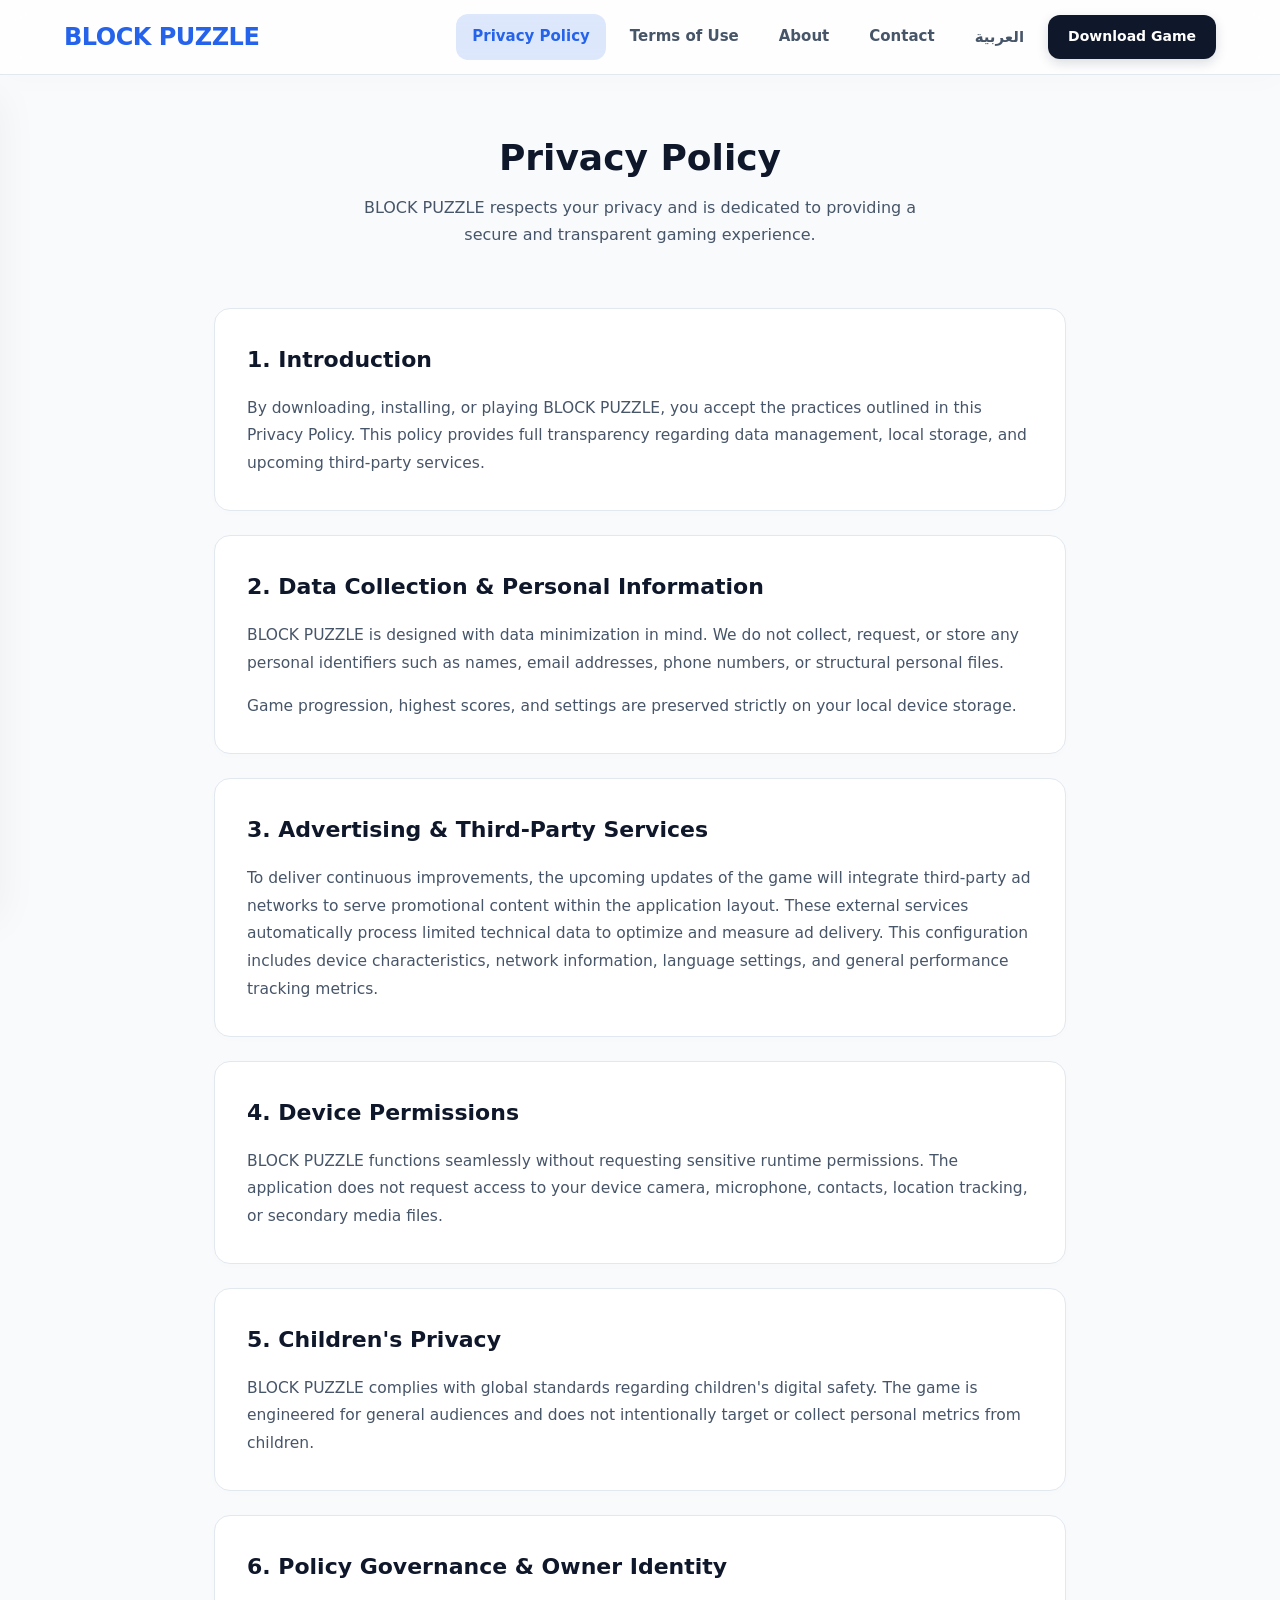
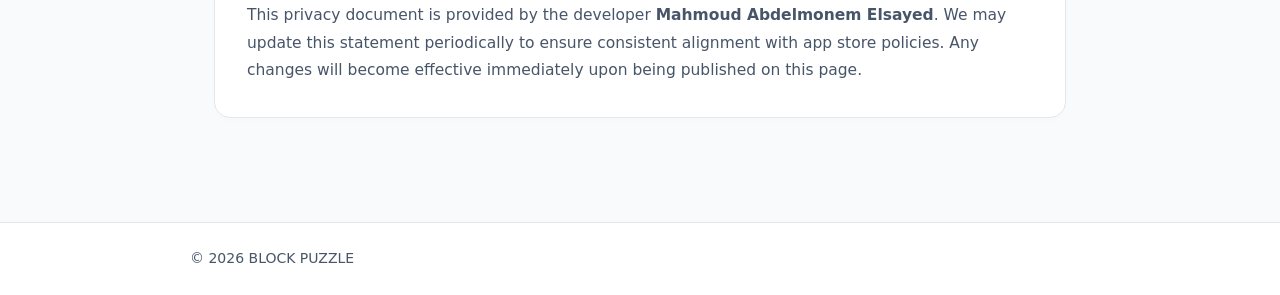
<file: index.html>
<!DOCTYPE html>
<html lang="en">

<head>
    <meta charset="UTF-8">
    <meta name="viewport" content="width=device-width, initial-scale=1.0">
    <title>Privacy Policy | BLOCK PUZZLE</title>
    <meta name="description" content="Official Privacy Policy for BLOCK PUZZLE. Learn how we protect your privacy and handle data.">
    <meta name="keywords" content="BLOCK PUZZLE, Privacy Policy, game privacy">
    <meta name="author" content="Mahmoud Abdelmonem Elsayed">
    <link rel="icon" type="image/png" href="assets/images/favicon.png">
    <link rel="stylesheet" href="assets/css/variables.css">
    <link rel="stylesheet" href="assets/css/base.css">
    <link rel="stylesheet" href="assets/css/layout.css">
    <link rel="stylesheet" href="assets/css/components.css">
    <link rel="stylesheet" href="assets/css/responsive.css">
    <link rel="stylesheet" href="assets/css/animations.css">
</head>

<body>

    <header class="header"></header>

    <section class="hero">
        <div class="hero-content">
            <div class="lang-en">
                <h1>Privacy Policy</h1>
                <p>BLOCK PUZZLE respects your privacy and is dedicated to providing a secure and transparent gaming experience.</p>
            </div>
            <div class="lang-ar" style="display: none;">
                <h1>سياسة الخصوصية</h1>
                <p>تحترم BLOCK PUZZLE خصوصيتك وتلتزم بتوفير تجربة لعب آمنة وشفافة لجميع المستخدمين.</p>
            </div>
        </div>
    </section>

    <main class="container">

        <section class="section">
            <div class="lang-en">
                <h2>1. Introduction</h2>
                <p>By downloading, installing, or playing BLOCK PUZZLE, you accept the practices outlined in this Privacy Policy. This policy provides full transparency regarding data management, local storage, and upcoming third-party services.</p>
            </div>
            <div class="lang-ar" style="display: none;">
                <h2>1. المقدمة</h2>
                <p>من خلال تنزيل لعبة BLOCK PUZZLE أو تثبيتها أو استخدامها، فإنك توافق على الممارسات الموضحة في سياسة الخصوصية هذه. توفر هذه السياسة شفافية كاملة بشأن إدارة البيانات، التخزين المحلي، والخدمات الخارجية القادمة.</p>
            </div>
        </section>

        <section class="section">
            <div class="lang-en">
                <h2>2. Data Collection & Personal Information</h2>
                <p>BLOCK PUZZLE is designed with data minimization in mind. We do not collect, request, or store any personal identifiers such as names, email addresses, phone numbers, or structural personal files.</p>
                <p>Game progression, highest scores, and settings are preserved strictly on your local device storage.</p>
            </div>
            <div class="lang-ar" style="display: none;">
                <h2>2. جمع البيانات والمعلومات الشخصية</h2>
                <p>تم تصميم BLOCK PUZZLE مع مراعاة تقليل البيانات إلى الحد الأدنى. نحن لا نجمع أو نطلب أو نخزن أي معرفات شخصية مثل الأسماء أو عناوين البريد الإلكتروني أو أرقام الهواتف أو الملفات الشخصية.</p>
                <p>يتم حفظ تقدم اللعبة وأعلى النتائج والإعدادات بدقة على وحدة التخزين المحلية لجهازك فقط.</p>
            </div>
        </section>

        <section class="section">
            <div class="lang-en">
                <h2>3. Advertising & Third-Party Services</h2>
                <p>To deliver continuous improvements, the upcoming updates of the game will integrate third-party ad networks to serve promotional content within the application layout. These external services automatically process limited technical data to optimize and measure ad delivery. This configuration includes device characteristics, network information, language settings, and general performance tracking metrics.</p>
            </div>
            <div class="lang-ar" style="display: none;">
                <h2>3. الإعلانات وخدمات الجهات الخارجية</h2>
                <p>لتقديم تحسينات مستمرة، ستتضمن التحديثات القادمة للعبة شبكات إعلانية تابعة لجهات خارجية لعرض محتوى ترويجي داخل واجهة التطبيق. تعالج هذه الخدمات الخارجية تلقائياً بيانات تقنية محدودة لتحسين وقياس تقديم الإعلانات. يشمل هذا الإجراء خصائص الجهاز، معلومات الشبكة، إعدادات اللغة، ومقاييس تتبع الأداء العامة.</p>
            </div>
        </section>

        <section class="section">
            <div class="lang-en">
                <h2>4. Device Permissions</h2>
                <p>BLOCK PUZZLE functions seamlessly without requesting sensitive runtime permissions. The application does not request access to your device camera, microphone, contacts, location tracking, or secondary media files.</p>
            </div>
            <div class="lang-ar" style="display: none;">
                <h2>4. أذونات الجهاز</h2>
                <p>تعمل لعبة BLOCK PUZZLE بسلاسة دون طلب أذونات تشغيل حساسة. لا يطلب التطبيق الوصول إلى كاميرا جهازك، الميكروفون، جهات الاتصال، تتبع الموقع، أو ملفات الوسائط الثانوية.</p>
            </div>
        </section>

        <section class="section">
            <div class="lang-en">
                <h2>5. Children's Privacy</h2>
                <p>BLOCK PUZZLE complies with global standards regarding children's digital safety. The game is engineered for general audiences and does not intentionally target or collect personal metrics from children.</p>
            </div>
            <div class="lang-ar" style="display: none;">
                <h2>5. خصوصية الأطفال</h2>
                <p>تلتزم BLOCK PUZZLE بالمعايير العالمية المتعلقة بالسلامة الرقمية للأطفال. تم تطوير اللعبة للجمهور العام ولا تستهدف عمداً أو تجمع مقاييس شخصية من الأطفال.</p>
            </div>
        </section>

        <section class="section">
            <div class="lang-en">
                <h2>6. Policy Governance & Owner Identity</h2>
                <p>This privacy document is provided by the developer <strong>Mahmoud Abdelmonem Elsayed</strong>. We may update this statement periodically to ensure consistent alignment with app store policies. Any changes will become effective immediately upon being published on this page.</p>
            </div>
            <div class="lang-ar" style="display: none;">
                <h2>6. إدارة السياسة وهوية المالك</h2>
                <p>تم إعداد وثيقة الخصوصية هذه بواسطة المطور <strong>محمود عبد المنعم السيد</strong>. قد نقوم بتحديث هذا البيان من وقت لآخر لضمان التوافق المستمر مع سياسات متجر التطبيقات، وتصبح التعديلات سارية فور نشرها على هذه الصفحة.</p>
            </div>
        </section>

    </main>

    <footer class="footer"></footer>

    <script src="assets/js/header.js"></script>
    <script src="assets/js/footer.js"></script>
    <script src="assets/js/main.js"></script>
</body>

</html>
</file>
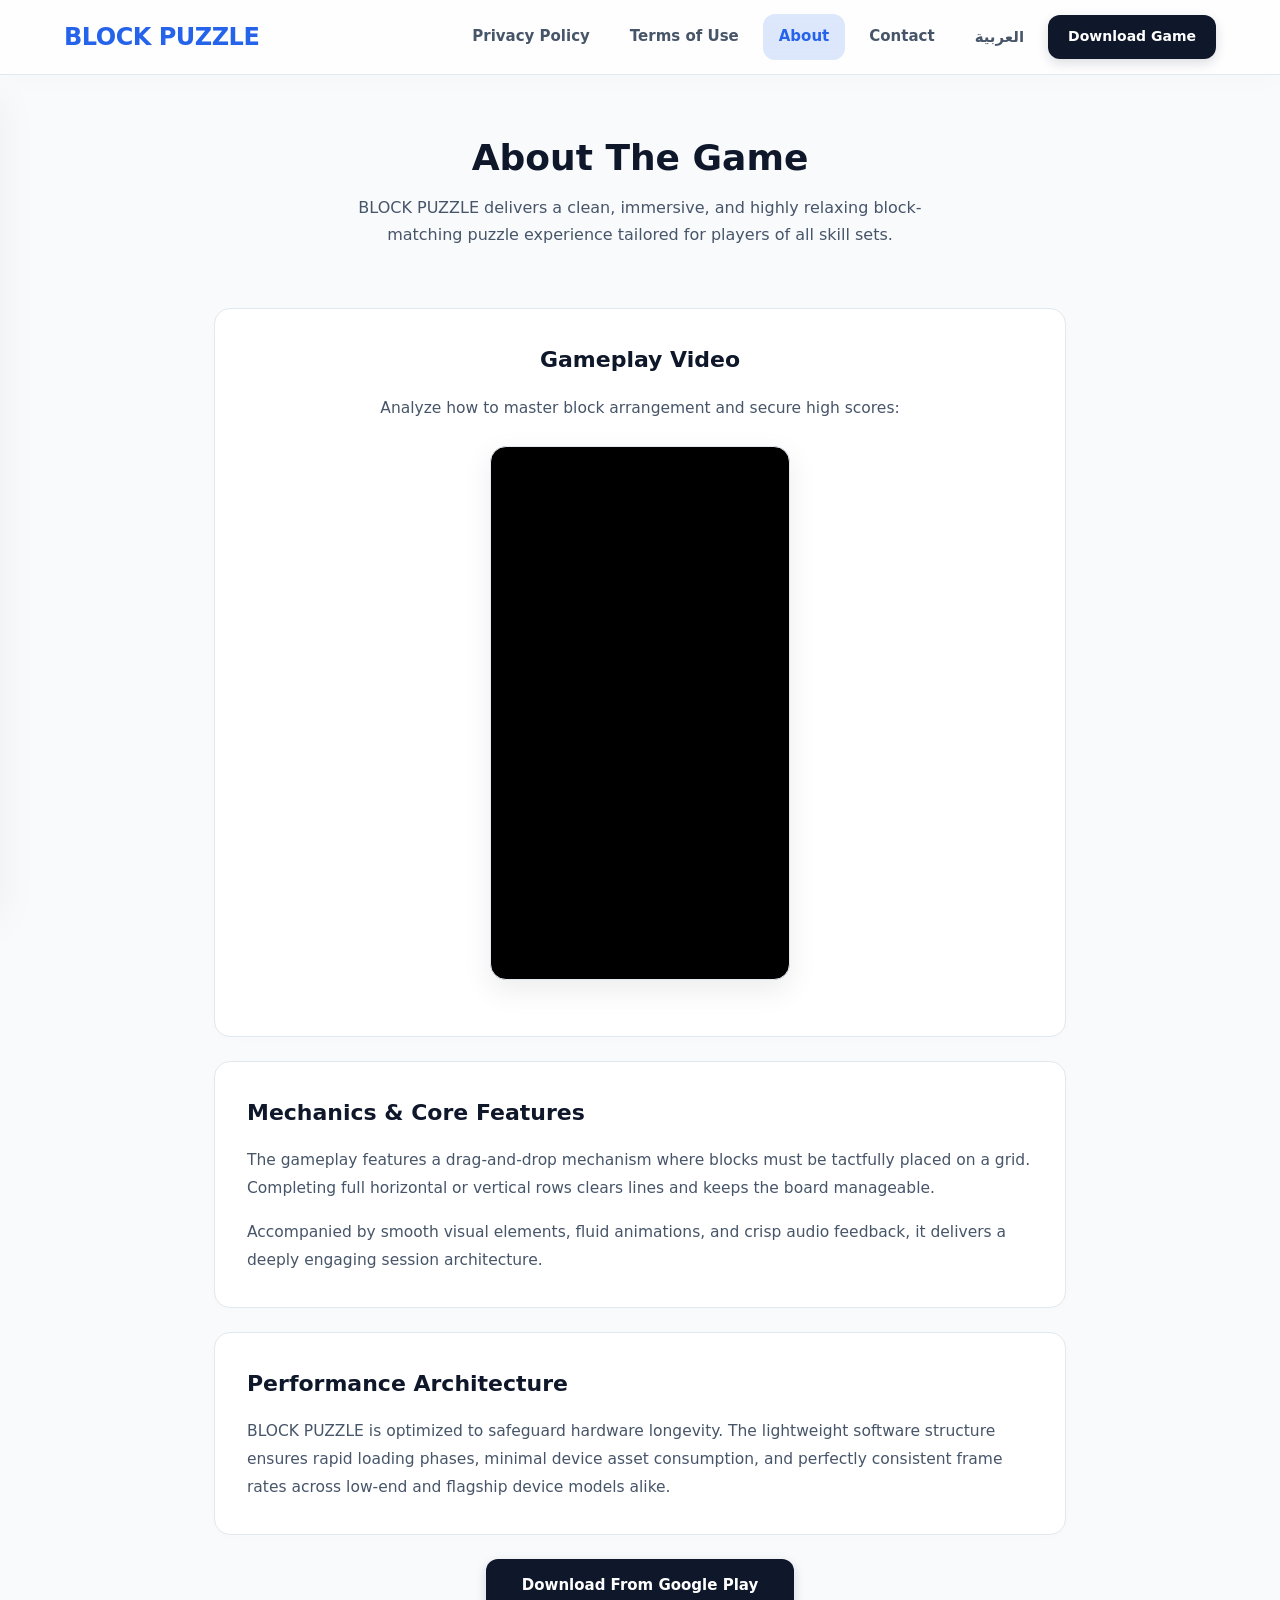
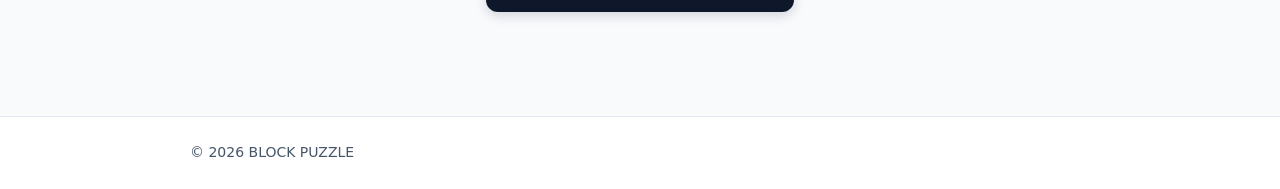
<file: about.html>
<!DOCTYPE html>
<html lang="en">

<head>
    <meta charset="UTF-8">
    <meta name="viewport" content="width=device-width, initial-scale=1.0">
    <title>About | BLOCK PUZZLE</title>
    <meta name="description" content="Discover the mechanics, performance optimization, and features behind BLOCK PUZZLE.">
    <meta name="keywords" content="BLOCK PUZZLE, puzzle game, mobile game, offline game, Android game">
    <link rel="icon" type="image/png" href="assets/images/favicon.png">
    <link rel="stylesheet" href="assets/css/variables.css">
    <link rel="stylesheet" href="assets/css/base.css">
    <link rel="stylesheet" href="assets/css/layout.css">
    <link rel="stylesheet" href="assets/css/components.css">
    <link rel="stylesheet" href="assets/css/responsive.css">
    <link rel="stylesheet" href="assets/css/animations.css">
</head>

<body>

    <header class="header"></header>

    <section class="hero">
        <div class="hero-content">
            <div class="lang-en">
                <h1>About The Game</h1>
                <p>BLOCK PUZZLE delivers a clean, immersive, and highly relaxing block-matching puzzle experience tailored for players of all skill sets.</p>
            </div>
            <div class="lang-ar" style="display: none;">
                <h1>حول اللعبة</h1>
                <p>تقدم BLOCK PUZZLE تجربة ألغاز مطابقة كتل نظيفة، غامرة، ومريحة للغاية مصممة لتناسب اللاعبين من جميع مستويات المهارة.</p>
            </div>
        </div>
    </section>

    <main class="container">

        <section class="section" style="text-align: center;">
            <div class="lang-en">
                <h2>Gameplay Video</h2>
                <p>Analyze how to master block arrangement and secure high scores:</p>
            </div>
            <div class="lang-ar" style="display: none;">
                <h2>فيديو اللعبة</h2>
                <p>شاهد أسلوب اللعب وكيفية ترتيب الكتل بمهارة لتحقيق نتائج قياسية:</p>
            </div>

            <div style="position: relative; width: 100%; max-width: 300px; aspect-ratio: 9 / 16; overflow: hidden; margin: 24px auto; border-radius: var(--radius-lg); background: #000; box-shadow: 0 10px 30px rgba(0,0,0,0.08); border: 1px solid var(--border);">
                <iframe src="https://www.youtube.com/embed/b7nBOuHyyT0?rel=0" title="BLOCK PUZZLE Gameplay" allow="accelerometer; autoplay; clipboard-write; encrypted-media; gyroscope; picture-in-picture; web-share" allowfullscreen style="position: absolute; top: 0; left: 0; width: 100%; height: 100%; border: 0; object-fit: contain;"></iframe>
            </div>
        </section>

        <section class="section">
            <div class="lang-en">
                <h2>Mechanics & Core Features</h2>
                <p>The gameplay features a drag-and-drop mechanism where blocks must be tactfully placed on a grid. Completing full horizontal or vertical rows clears lines and keeps the board manageable.</p>
                <p>Accompanied by smooth visual elements, fluid animations, and crisp audio feedback, it delivers a deeply engaging session architecture.</p>
            </div>
            <div class="lang-ar" style="display: none;">
                <h2>آليات اللعبة والميزات الأساسية</h2>
                <p>تعتمد طريقة اللعب على آلية سحب وإفلات متقنة حيث يجب وضع الكتل بذكاء على الشبكة. يؤدي إكمال الصفوف الأفقية أو العمودية بالكامل إلى تفريغ السطور والحفاظ على مساحة اللوح المتاحة.</p>
                <p>مصحوبة بعناصر مرئية ناعمة، رسوم حركية سلسة، وتأثيرات صوتية واضحة، لتوفير جلسة لعب ممتعة للغاية ومريحة للعين.</p>
            </div>
        </section>

        <section class="section">
            <div class="lang-en">
                <h2>Performance Architecture</h2>
                <p>BLOCK PUZZLE is optimized to safeguard hardware longevity. The lightweight software structure ensures rapid loading phases, minimal device asset consumption, and perfectly consistent frame rates across low-end and flagship device models alike.</p>
            </div>
            <div class="lang-ar" style="display: none;">
                <h2>بنية الأداء العالي</h2>
                <p>تم تحسين BLOCK PUZZLE للحفاظ على كفاءة واستهلاك موارد عتاد الجهاز. تضمن البنية البرمجية الخفيفة أوقات تحميل فائقة السرعة، واستهلاكاً منخفضاً جداً لطاقة البطارية، ومعدل إطارات مستقر وثابت تماماً عبر مختلف طرازات الهواتف.</p>
            </div>
        </section>

        <section class="section" style="text-align: center; border: none; background: transparent; box-shadow: none; padding: 0;">
            <div style="display: flex; justify-content: center; margin-top: 16px;">
                <a href="https://play.google.com/store/apps/details?id=com.classic.cube.puzzle.v88" target="_blank" rel="noopener noreferrer" class="btn-premium" style="padding: 14px 36px; font-size: 15px;">
                    <span class="lang-en">Download From Google Play</span>
                    <span class="lang-ar" style="display: none;">تحميل من متجر جوجل بلاي</span>
                </a>
            </div>
        </section>

    </main>

    <footer class="footer"></footer>

    <script src="assets/js/header.js"></script>
    <script src="assets/js/footer.js"></script>
    <script src="assets/js/main.js"></script>
</body>

</html>
</file>
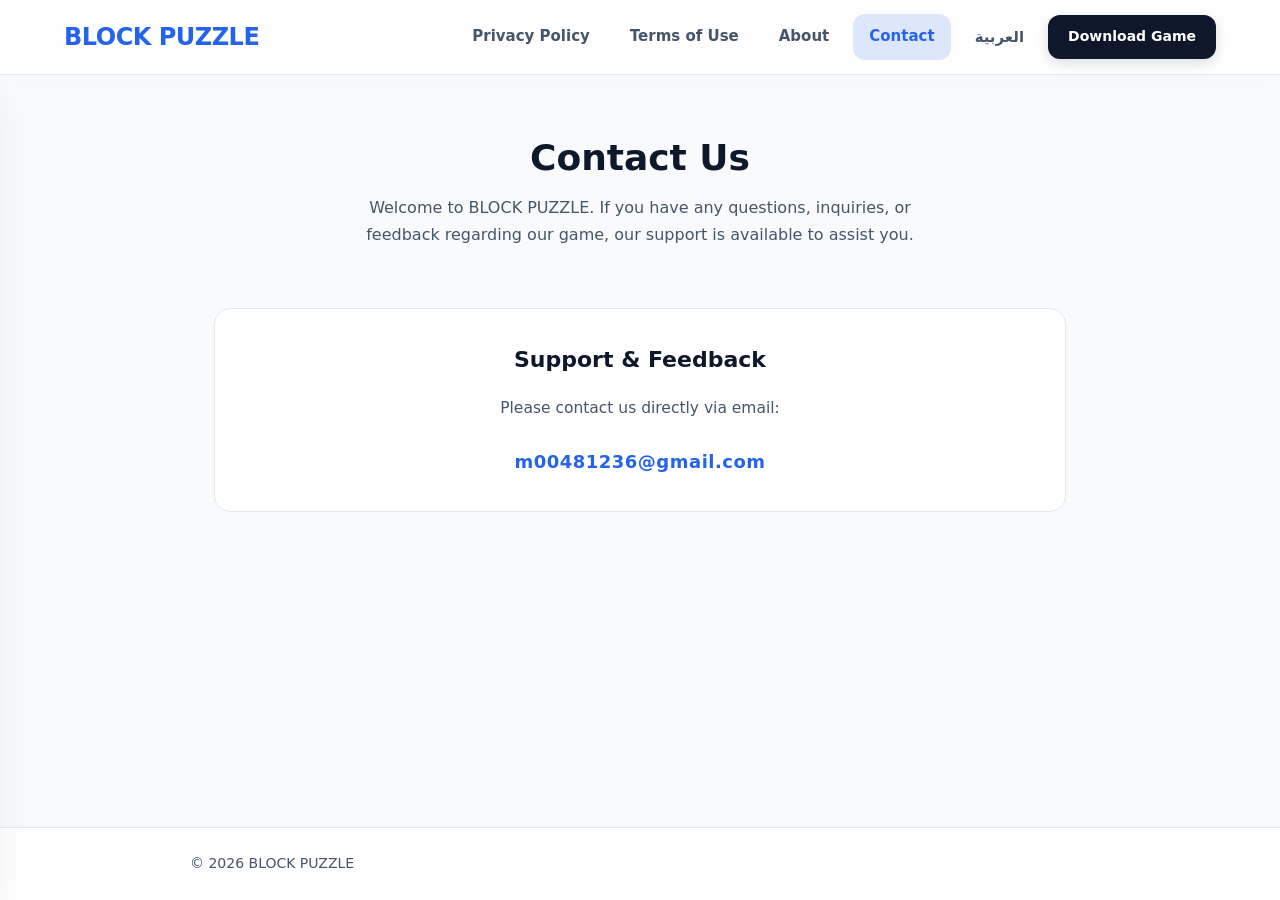
<file: contact.html>
<!DOCTYPE html>
<html lang="en">

<head>
    <meta charset="UTF-8">
    <meta name="viewport" content="width=device-width, initial-scale=1.0">
    <title>Contact Support | BLOCK PUZZLE</title>
    <meta name="description" content="Reach out to the BLOCK PUZZLE support team for feedback, inquiries, or technical assistance.">
    <meta name="keywords" content="BLOCK PUZZLE, contact, support, feedback">
    <link rel="icon" type="image/png" href="assets/images/favicon.png">
    <link rel="stylesheet" href="assets/css/variables.css">
    <link rel="stylesheet" href="assets/css/base.css">
    <link rel="stylesheet" href="assets/css/layout.css">
    <link rel="stylesheet" href="assets/css/components.css">
    <link rel="stylesheet" href="assets/css/responsive.css">
    <link rel="stylesheet" href="assets/css/animations.css">
</head>

<body>

    <header class="header"></header>

    <section class="hero">
        <div class="hero-content">
            <div class="lang-en">
                <h1>Contact Us</h1>
                <p>Welcome to BLOCK PUZZLE. If you have any questions, inquiries, or feedback regarding our game, our support is available to assist you.</p>
            </div>
            <div class="lang-ar" style="display: none;">
                <h1>تواصل معنا</h1>
                <p>أهلاً بك في BLOCK PUZZLE. إذا كان لديك أي استفسارات، أسئلة، أو ملاحظات بخصوص اللعبة، فإن الدعم الفني متاح لمساعدتك.</p>
            </div>
        </div>
    </section>

    <main class="container">

        <section class="section" style="text-align: center;">
            <div class="lang-en">
                <h2>Support & Feedback</h2>
                <p>Please contact us directly via email:</p>
                <p style="margin-top: 24px;"><strong style="font-size: 18px; color: var(--primary); letter-spacing: 0.5px;">m00481236@gmail.com</strong></p>
            </div>
            <div class="lang-ar" style="display: none;">
                <h2>الدعم والملاحظات</h2>
                <p>يرجى التواصل معنا مباشرة عبر البريد الإلكتروني:</p>
                <p style="margin-top: 24px;"><strong style="font-size: 18px; color: var(--primary); letter-spacing: 0.5px;">m00481236@gmail.com</strong></p>
            </div>
        </section>

    </main>

    <footer class="footer"></footer>

    <script src="assets/js/header.js"></script>
    <script src="assets/js/footer.js"></script>
    <script src="assets/js/main.js"></script>
</body>

</html>
</file>
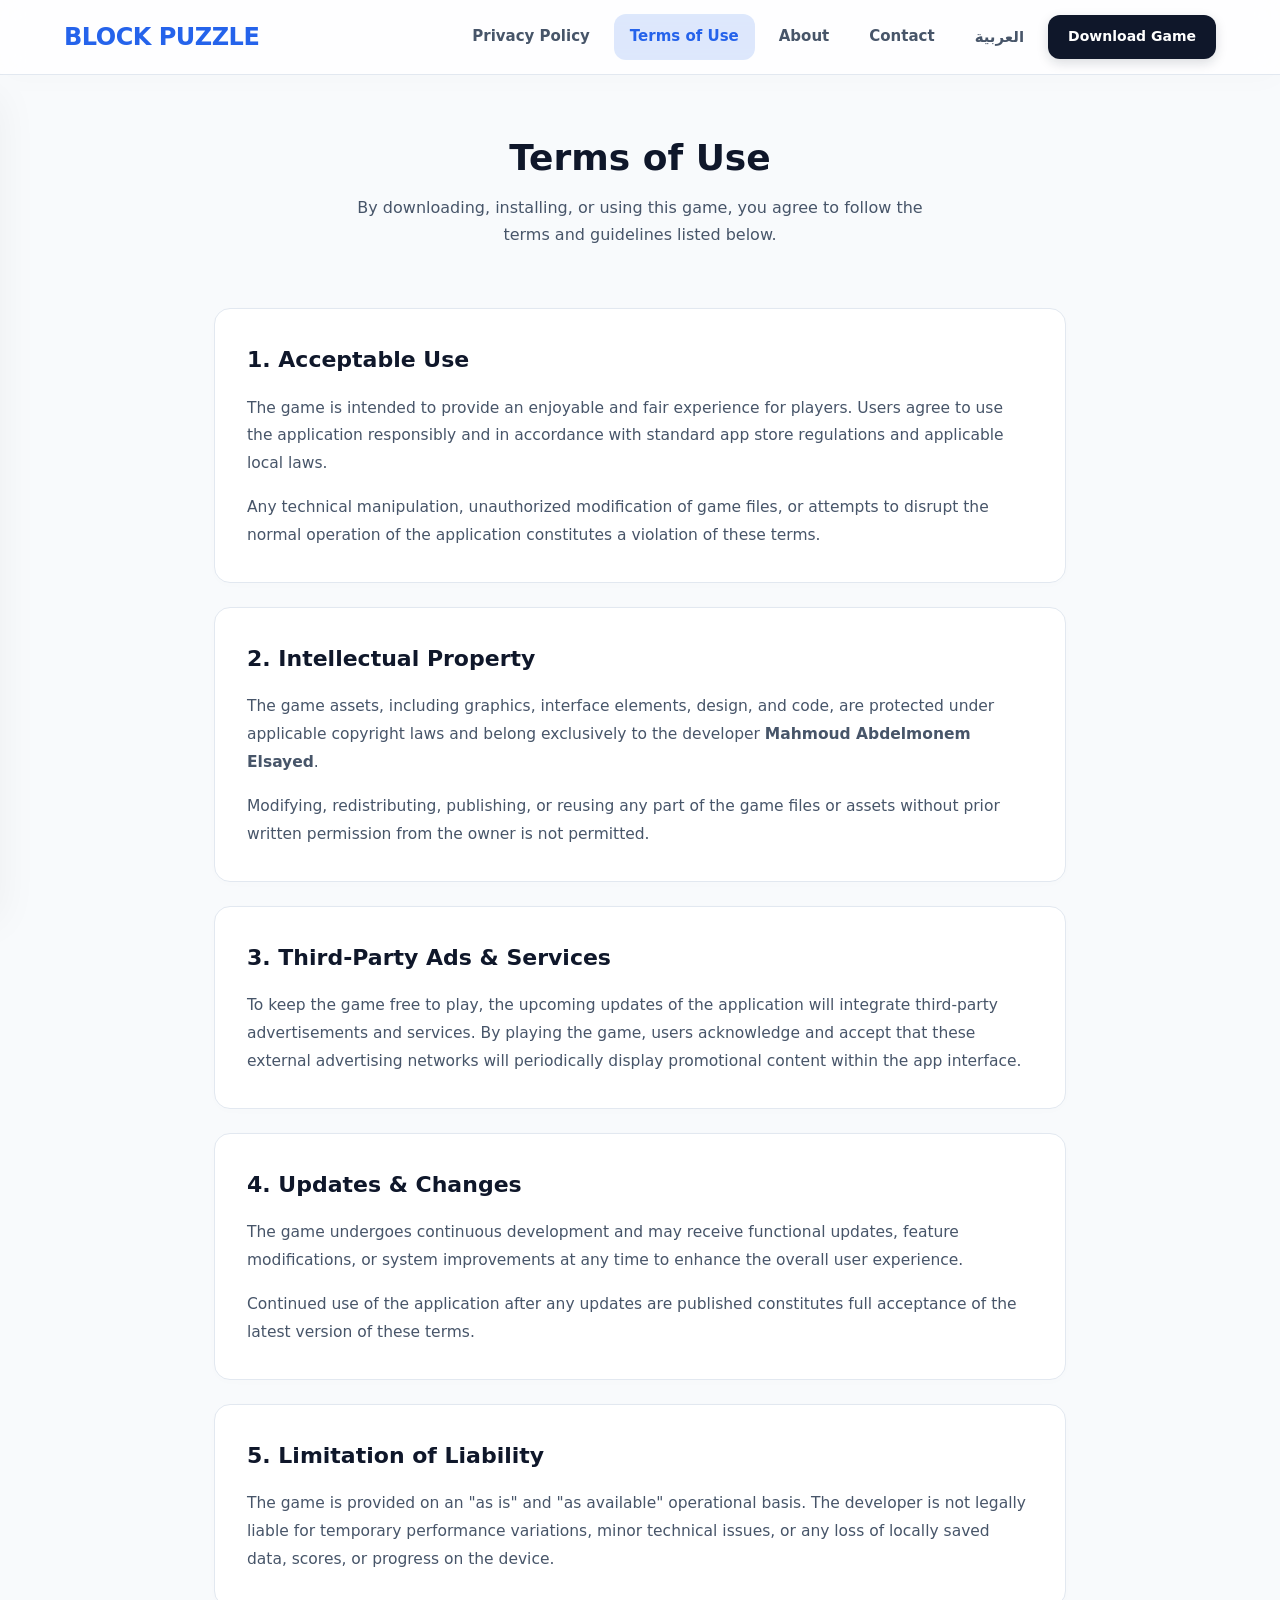
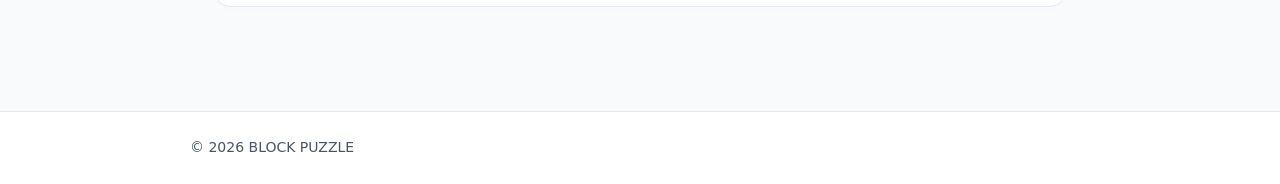
<file: terms.html>
<!DOCTYPE html>
<html lang="en">

<head>
    <meta charset="UTF-8">
    <meta name="viewport" content="width=device-width, initial-scale=1.0">
    <title>Terms of Use | BLOCK PUZZLE</title>
    <meta name="description" content="Official Terms of Use and guidelines for playing BLOCK PUZZLE safely and fairly.">
    <meta name="keywords" content="BLOCK PUZZLE, Terms of Use, Game Terms, Usage Policy">
    <meta name="author" content="Mahmoud Abdelmonem Elsayed">
    <link rel="icon" type="image/png" href="assets/images/favicon.png">
    <link rel="stylesheet" href="assets/css/variables.css">
    <link rel="stylesheet" href="assets/css/base.css">
    <link rel="stylesheet" href="assets/css/layout.css">
    <link rel="stylesheet" href="assets/css/components.css">
    <link rel="stylesheet" href="assets/css/responsive.css">
    <link rel="stylesheet" href="assets/css/animations.css">
</head>

<body>

    <header class="header"></header>

    <section class="hero">
        <div class="hero-content">
            <div class="lang-en">
                <h1>Terms of Use</h1>
                <p>By downloading, installing, or using this game, you agree to follow the terms and guidelines listed below.</p>
            </div>
            <div class="lang-ar" style="display: none;">
                <h1>شروط الاستخدام</h1>
                <p>من خلال تنزيل اللعبة أو تثبيتها أو استخدامها، فإنك توافق على الالتزام بالشروط والإرشادات الموضحة أدناه.</p>
            </div>
        </div>
    </section>

    <main class="container">

        <section class="section">
            <div class="lang-en">
                <h2>1. Acceptable Use</h2>
                <p>The game is intended to provide an enjoyable and fair experience for players. Users agree to use the application responsibly and in accordance with standard app store regulations and applicable local laws.</p>
                <p>Any technical manipulation, unauthorized modification of game files, or attempts to disrupt the normal operation of the application constitutes a violation of these terms.</p>
            </div>
            <div class="lang-ar" style="display: none;">
                <h2>1. الاستخدام المقبول</h2>
                <p>تم تصميم اللعبة لتوفير تجربة ممتعة وعادلة للاعبين. يوافق المستخدمون على استخدام التطبيق بشكل مسؤول ووفقاً للوائح متجر التطبيقات القياسية والقوانين المحلية المعمول بها.</p>
                <p>أي تلاعب تقني، أو تعديل غير مصرح به في ملفات اللعبة، أو محاولة لتعطيل التشغيل الطبيعي للتطبيق تشكل انتهاكاً لهذه الشروط.</p>
            </div>
        </section>

        <section class="section">
            <div class="lang-en">
                <h2>2. Intellectual Property</h2>
                <p>The game assets, including graphics, interface elements, design, and code, are protected under applicable copyright laws and belong exclusively to the developer <strong>Mahmoud Abdelmonem Elsayed</strong>.</p>
                <p>Modifying, redistributing, publishing, or reusing any part of the game files or assets without prior written permission from the owner is not permitted.</p>
            </div>
            <div class="lang-ar" style="display: none;">
                <h2>2. الملكية الفكرية</h2>
                <p>محتويات اللعبة، بما في ذلك الرسومات، وعناصر الواجهة، والتصميم، والكود البرمجي، محمية بموجب قوانين حقوق النشر المعمول بها وتعود ملكيتها حصرياً للمطور <strong>محمود عبد المنعم السيد</strong>.</p>
                <p>لا يُسمح بتعديل أو إعادة توزيع أو نشر أو إعادة استخدام أي جزء من ملفات اللعبة أو عناصرها بدون إذن كتابي مسبق من المالك.</p>
            </div>
        </section>

        <section class="section">
            <div class="lang-en">
                <h2>3. Third-Party Ads & Services</h2>
                <p>To keep the game free to play, the upcoming updates of the application will integrate third-party advertisements and services. By playing the game, users acknowledge and accept that these external advertising networks will periodically display promotional content within the app interface.</p>
            </div>
            <div class="lang-ar" style="display: none;">
                <h2>3. إعلانات وخدمات الجهات الخارجية</h2>
                <p>للحفاظ على مجانية اللعبة، ستتضمن التحديثات القادمة للتطبيق إعلانات وخدمات تابعة لجهات خارجية. باستخدام اللعبة، يقر المستخدمون ويوافقون على أن هذه الشبكات الإعلانية الخارجية ستعرض بشكل دوري محتوى ترويجياً داخل واجهة التطبيق.</p>
            </div>
        </section>

        <section class="section">
            <div class="lang-en">
                <h2>4. Updates & Changes</h2>
                <p>The game undergoes continuous development and may receive functional updates, feature modifications, or system improvements at any time to enhance the overall user experience.</p>
                <p>Continued use of the application after any updates are published constitutes full acceptance of the latest version of these terms.</p>
            </div>
            <div class="lang-ar" style="display: none;">
                <h2>4. التحديثات والتعديلات</h2>
                <p>تخضع اللعبة للتطوير المستمر وقد تتلقى تحديثات تشغيلية، أو تعديلات في المزايا، أو تحسينات في النظام في أي وقت بهدف تحسين تجربة المستخدم الإجمالية.</p>
                <p>استمرارك في استخدام التطبيق بعد نشر أي تحديثات يعني موافقتك الكاملة على الالتزام بأحدث إصدار من هذه الشروط.</p>
            </div>
        </section>

        <section class="section">
            <div class="lang-en">
                <h2>5. Limitation of Liability</h2>
                <p>The game is provided on an "as is" and "as available" operational basis. The developer is not legally liable for temporary performance variations, minor technical issues, or any loss of locally saved data, scores, or progress on the device.</p>
            </div>
            <div class="lang-ar" style="display: none;">
                <h2>5. حدود المسؤولية</h2>
                <p>يتم توفير اللعبة على أساس تشغيلي "كما هي" وبناءً على "توفرها". لا يتحمل المطور مسؤولية قانونية عن الاختلافات المؤقتة في الأداء، أو المشكلات التقنية البسيطة، أو أي فقدان لبيانات الحفظ والنتائج والتقدم المخزنة محلياً على الجهاز.</p>
            </div>
        </section>

    </main>

    <footer class="footer"></footer>

    <script src="assets/js/header.js"></script>
    <script src="assets/js/footer.js"></script>
    <script src="assets/js/main.js"></script>
</body>

</html>
</file>
<file: assets/css/variables.css>
:root {
  --bg: #f8fafc;
  --white: #ffffff;
  --primary: #2563eb;
  --primary-hover: #1d4ed8;
  --primary-glow: rgba(37, 99, 235, 0.15);
  --text: #0f172a;
  --muted: #475569;
  --border: #e2e8f0;
  --max-width: 900px;
  --header-height: 75px;
  --radius-lg: 16px;
  --radius-md: 12px;
  --transition: all 0.3s cubic-bezier(0.4, 0, 0.2, 1);
}
</file>
<file: assets/css/base.css>
* {
  margin: 0;
  padding: 0;
  box-sizing: border-box;
}

html {
  scroll-behavior: smooth;
  height: 100%;
}

body {
  background: var(--bg);
  color: var(--text);
  font-family: system-ui, -apple-system, BlinkMacSystemFont, 'Segoe UI', Roboto, sans-serif;
  overflow-x: hidden;
  line-height: 1.7;
  min-height: 100%;
  display: flex;
  flex-direction: column;
}

main.container {
  flex: 1;
  width: 100%;
  max-width: var(--max-width);
  margin: 0 auto;
  padding: 40px 24px 80px;
}

a {
  text-decoration: none;
  color: inherit;
  transition: var(--transition);
}

button {
  cursor: pointer;
  border: none;
  background: none;
  font-family: inherit;
  transition: var(--transition);
}

ul {
  list-style-type: none;
}
</file>
<file: assets/css/layout.css>
.header {
  width: 100%;
  height: var(--header-height);
  display: flex;
  align-items: center;
  justify-content: space-between;
  padding: 0 5%;
  background: rgba(255, 255, 255, 0.8);
  backdrop-filter: blur(12px);
  -webkit-backdrop-filter: blur(12px);
  border-bottom: 1px solid var(--border);
  position: sticky;
  top: 0;
  z-index: 1200;
  box-shadow: 0 4px 30px rgba(0, 0, 0, 0.02);
}

.logo {
  font-size: 24px;
  font-weight: 800;
  color: var(--primary);
  letter-spacing: -0.5px;
}

.desktop-nav {
  display: flex;
  align-items: center;
  gap: 8px;
}

.sidebar {
  position: fixed;
  top: var(--header-height);
  width: 280px;
  height: calc(100vh - var(--header-height));
  background: var(--white);
  z-index: 1100;
  padding: 24px;
  display: flex;
  flex-direction: column;
  box-shadow: 0 20px 40px rgba(0, 0, 0, 0.05);
  transition: transform 0.4s cubic-bezier(0.16, 1, 0.3, 1);
}

html[dir="ltr"] .sidebar {
  left: 0;
  transform: translateX(-100%);
  border-right: 1px solid var(--border);
}

html[dir="rtl"] .sidebar {
  right: 0;
  transform: translateX(100%);
  border-left: 1px solid var(--border);
}

.sidebar.open {
  transform: translateX(0) !important;
}

.sidebar-nav {
  display: flex;
  flex-direction: column;
  gap: 12px;
}

.sidebar-overlay {
  position: fixed;
  top: var(--header-height);
  left: 0;
  right: 0;
  bottom: 0;
  background: rgba(15, 23, 42, 0.15);
  backdrop-filter: blur(4px);
  -webkit-backdrop-filter: blur(4px);
  opacity: 0;
  pointer-events: none;
  transition: opacity 0.3s ease;
  z-index: 1000;
}

.sidebar-overlay.active {
  opacity: 1;
  pointer-events: auto;
}

.footer {
  width: 100%;
  background: var(--white);
  border-top: 1px solid var(--border);
  padding: 24px;
  margin-top: auto;
}

.footer-content {
  max-width: var(--max-width);
  margin: 0 auto;
  display: flex;
  justify-content: space-between;
  align-items: center;
  font-size: 14px;
  color: var(--muted);
}
</file>
<file: assets/css/components.css>
.nav-link {
  padding: 10px 16px;
  border-radius: var(--radius-md);
  color: var(--muted);
  font-weight: 600;
  font-size: 15px;
}

.nav-link:hover {
  color: var(--primary);
  background: var(--primary-glow);
}

.nav-link.active {
  color: var(--primary);
  background: var(--primary-glow);
}

.sidebar-link {
  width: 100%;
  padding: 12px 16px;
  border-radius: var(--radius-md);
  font-weight: 600;
  color: var(--text);
  font-size: 15px;
}

html[dir="rtl"] .sidebar-link {
  text-align: right;
}

html[dir="ltr"] .sidebar-link {
  text-align: left;
}

.sidebar-link:hover,
.sidebar-link.active {
  background: var(--primary-glow);
  color: var(--primary);
}

.btn-premium {
  background: var(--text);
  color: var(--white);
  padding: 10px 20px;
  border-radius: var(--radius-md);
  font-weight: 700;
  font-size: 14px;
  box-shadow: 0 4px 12px rgba(15, 23, 42, 0.15);
}

.btn-premium:hover {
  background: var(--primary);
  transform: translateY(-1px);
  box-shadow: 0 6px 20px rgba(37, 99, 235, 0.2);
}

.btn-sidebar {
  background: var(--text);
  color: var(--white);
  padding: 14px;
  border-radius: var(--radius-md);
  font-weight: 700;
  text-align: center;
  font-size: 15px;
  margin-bottom: 16px;
  box-shadow: 0 4px 12px rgba(15, 23, 42, 0.1);
  display: block;
}

.btn-sidebar:hover {
  background: var(--primary);
}

.burger-menu {
  display: none;
  flex-direction: column;
  justify-content: space-between;
  width: 24px;
  height: 18px;
}

.burger-menu span {
  display: block;
  width: 100%;
  height: 2.5px;
  background: var(--text);
  border-radius: 4px;
  transition: var(--transition);
}

.burger-menu.open span:nth-child(1) {
  transform: translateY(7.5px) rotate(45deg);
}

.burger-menu.open span:nth-child(2) {
  opacity: 0;
  transform: scale(0);
}

.burger-menu.open span:nth-child(3) {
  transform: translateY(-7.5px) rotate(-45deg);
}

.hero {
  padding: 60px 0 20px;
  text-align: center;
}

.hero h1 {
  font-size: 36px;
  font-weight: 800;
  color: var(--text);
  line-height: 1.3;
  margin-bottom: 12px;
}

.hero p {
  font-size: 16px;
  color: var(--muted);
  max-width: 600px;
  margin: 0 auto;
}

.section {
  background: var(--white);
  border: 1px solid var(--border);
  border-radius: var(--radius-lg);
  padding: 32px;
  margin-bottom: 24px;
  box-shadow: 0 2px 12px rgba(0, 0, 0, 0.01);
}

.section h2 {
  font-size: 22px;
  font-weight: 700;
  color: var(--text);
  margin-bottom: 16px;
}

.section p {
  font-size: 15.5px;
  color: var(--muted);
  line-height: 1.8;
  margin-bottom: 16px;
}

.section p:last-child {
  margin-bottom: 0;
}
</file>
<file: assets/css/responsive.css>
@media (max-width: 900px) {
  .desktop-nav {
    display: none !important;
  }

  .burger-menu {
    display: flex;
  }

  .hero h1 {
    font-size: 30px;
  }

  .hero p {
    font-size: 15px;
    padding: 0 16px;
  }

  .section {
    padding: 24px;
  }

  .section h2 {
    font-size: 19px;
  }

  .section p {
    font-size: 14.5px;
  }
}

@media (max-width: 480px) {
  :root {
    --header-height: 65px;
  }

  .logo {
    font-size: 20px;
  }

  .sidebar {
    width: 250px;
  }

  .footer-content {
    flex-direction: column;
    gap: 12px;
    text-align: center;
  }
}
</file>
<file: assets/css/animations.css>
.reveal {
  opacity: 0;
  transform: translateY(16px);
  transition: opacity 0.6s cubic-bezier(0.16, 1, 0.3, 1), transform 0.6s cubic-bezier(0.16, 1, 0.3, 1);
}

.reveal.visible {
  opacity: 1;
  transform: translateY(0);
}
</file>
